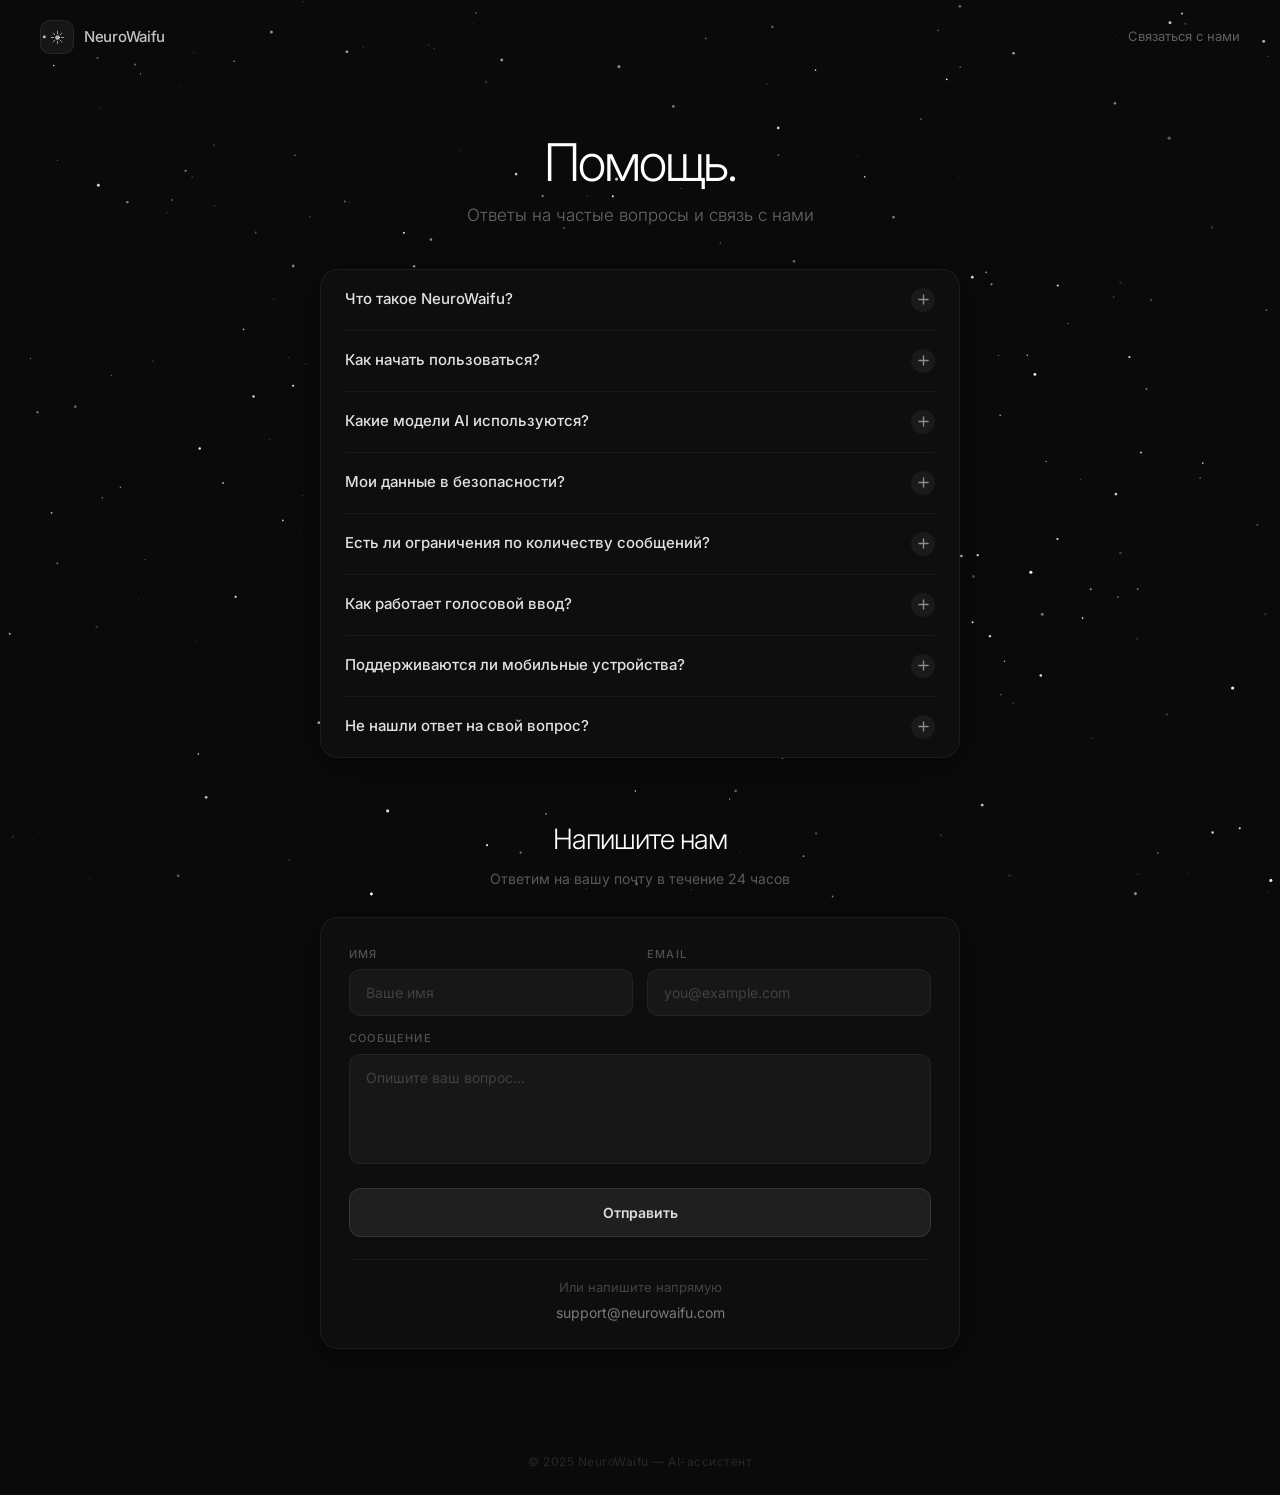
<file: help.html>
<!DOCTYPE html>
<html lang="ru">

<head>
    <meta charset="UTF-8">
    <meta name="viewport" content="width=device-width, initial-scale=1.0">
    <title>Помощь — NeuroWaifu</title>
    <link rel="preconnect" href="https://fonts.googleapis.com">
    <link rel="preconnect" href="https://fonts.gstatic.com" crossorigin>
    <link href="https://fonts.googleapis.com/css2?family=Inter:wght@300;400;500;600&display=swap" rel="stylesheet">

    <style>
        /* ==========================================================
                                RESET
        ========================================================== */
        *, *::before, *::after { margin:0; padding:0; box-sizing:border-box; }
        html { font-size:16px; scroll-behavior:smooth; }

        body {
            min-height:100vh;
            background:#0a0a0a;
            color:rgba(255,255,255,.88);
            font-family:'Inter',-apple-system,BlinkMacSystemFont,sans-serif;
            font-size:15px;
            font-weight:400;
            line-height:1.5;
            -webkit-font-smoothing:antialiased;
            -moz-osx-font-smoothing:grayscale;
            overflow-x:hidden;
        }

        ::selection { background:rgba(255,255,255,.15); color:#fff; }

        ::-webkit-scrollbar { width:5px; }
        ::-webkit-scrollbar-track { background:transparent; }
        ::-webkit-scrollbar-thumb { background:rgba(255,255,255,.08); border-radius:3px; }
        ::-webkit-scrollbar-thumb:hover { background:rgba(255,255,255,.15); }

        a { color:inherit; text-decoration:none; }
        button { background:none; border:none; color:inherit; font:inherit; cursor:pointer; outline:none; }

        /* ==========================================================
                            CANVAS — ЗВЁЗДНЫЙ ФОН
        ========================================================== */
        #stars {
            position:fixed; inset:0;
            width:100%; height:100%;
            z-index:0; pointer-events:none;
        }

        /* ==========================================================
                                PAGE
        ========================================================== */
        .page {
            position:relative; z-index:1;
            min-height:100vh;
            display:flex; flex-direction:column;
        }

        /* ==========================================================
                                HEADER
        ========================================================== */
        .header {
            display:flex; align-items:center; justify-content:space-between;
            padding:20px 40px;
        }
        .header-logo {
            display:flex; align-items:center; gap:10px;
            transition:opacity .2s;
        }
        .header-logo:hover { opacity:.8; }
        .header-icon {
            width:34px; height:34px;
            border-radius:10px;
            background:rgba(255,255,255,.05);
            border:1px solid rgba(255,255,255,.07);
            display:flex; align-items:center; justify-content:center;
        }
        .header-icon svg { width:15px; height:15px; color:rgba(255,255,255,.6); }
        .header-name {
            font-size:15px; font-weight:500;
            color:rgba(255,255,255,.75);
            letter-spacing:-.3px;
        }
        .header-back {
            font-size:13px; color:rgba(255,255,255,.35);
            transition:color .2s;
        }
        .header-back:hover { color:rgba(255,255,255,.7); }

        /* ==========================================================
                                HERO
        ========================================================== */
        .hero {
            text-align:center;
            padding:60px 24px 40px;
            animation:heroIn .8s ease-out forwards;
        }
        .hero h1 {
            font-size:clamp(36px,6vw,52px);
            font-weight:300;
            color:#fff;
            letter-spacing:-2px;
            line-height:1.1;
            margin-bottom:12px;
        }
        .hero p {
            font-size:17px; font-weight:300;
            color:rgba(255,255,255,.38);
        }

        @keyframes heroIn {
            from { opacity:0; transform:translateY(18px); }
            to   { opacity:1; transform:translateY(0); }
        }

        /* ==========================================================
                            GLASS CARD
        ========================================================== */
        .glass {
            background:rgba(16,16,16,.75);
            backdrop-filter:blur(20px);
            -webkit-backdrop-filter:blur(20px);
            border:1px solid rgba(255,255,255,.06);
            border-radius:18px;
            box-shadow:0 8px 32px rgba(0,0,0,.4);
        }

        /* ==========================================================
                                FAQ
        ========================================================== */
        .faq-section {
            max-width:680px; width:100%;
            margin:0 auto; padding:0 20px 60px;
        }

        .faq-item {
            opacity:0;
            animation:faqIn .45s ease-out forwards;
        }
        @keyframes faqIn {
            from { opacity:0; transform:translateY(8px); }
            to   { opacity:1; transform:translateY(0); }
        }

        .faq-btn {
            width:100%; display:flex; align-items:center;
            justify-content:space-between; gap:16px;
            padding:18px 24px;
            background:none; border:none; cursor:pointer;
            text-align:left; font:inherit;
            color:rgba(255,255,255,.88);
            transition:background .15s;
        }
        .faq-btn:hover { background:rgba(255,255,255,.02); }

        .faq-btn span {
            font-size:15px; font-weight:500;
            color:rgba(255,255,255,.88);
        }

        .faq-icon {
            flex-shrink:0;
            width:24px; height:24px;
            border-radius:50%;
            background:rgba(255,255,255,.05);
            display:flex; align-items:center; justify-content:center;
            transition:transform .3s ease;
        }
        .faq-icon svg { width:11px; height:11px; color:rgba(255,255,255,.5); }

        .faq-item.open .faq-icon { transform:rotate(45deg); }

        .faq-answer {
            max-height:0; overflow:hidden; opacity:0;
            transition:max-height .35s ease, opacity .3s ease, padding .3s ease;
            padding:0 24px;
        }
        .faq-item.open .faq-answer {
            max-height:260px; opacity:1;
            padding:0 24px 18px;
        }

        .faq-answer p {
            font-size:14px; line-height:1.65;
            color:rgba(255,255,255,.42);
        }

        .faq-divider {
            height:1px; margin:0 24px;
            background:rgba(255,255,255,.04);
        }

        /* ==========================================================
                              CONTACT
        ========================================================== */
        .contact-section {
            max-width:680px; width:100%;
            margin:0 auto; padding:0 20px 80px;
            opacity:0;
            animation:contactIn .7s ease-out .25s forwards;
        }
        @keyframes contactIn {
            from { opacity:0; transform:translateY(20px); }
            to   { opacity:1; transform:translateY(0); }
        }

        .contact-header { text-align:center; margin-bottom:28px; }
        .contact-header h2 {
            font-size:28px; font-weight:300;
            color:#fff; letter-spacing:-1px;
            margin-bottom:8px;
        }
        .contact-header p { font-size:14px; color:rgba(255,255,255,.32); }

        .form-grid {
            display:grid;
            grid-template-columns:1fr 1fr;
            gap:14px;
        }

        .form-group { margin-bottom:14px; }

        .form-label {
            display:block; margin-bottom:7px;
            font-size:11px; font-weight:500;
            text-transform:uppercase;
            letter-spacing:1.2px;
            color:rgba(255,255,255,.28);
        }

        .form-input {
            width:100%;
            padding:12px 16px;
            border-radius:12px;
            font:inherit; font-size:14px;
            color:#fff;
            background:rgba(255,255,255,.04);
            border:1px solid rgba(255,255,255,.06);
            outline:none;
            transition:border-color .2s, background .2s;
            resize:none;
        }
        .form-input::placeholder { color:rgba(255,255,255,.18); }
        .form-input:focus {
            border-color:rgba(255,255,255,.15);
            background:rgba(255,255,255,.06);
        }

        .form-submit {
            width:100%;
            padding:13px;
            border-radius:12px;
            font:inherit; font-size:14px; font-weight:600;
            color:rgba(255,255,255,.85);
            background:rgba(255,255,255,.07);
            border:1px solid rgba(255,255,255,.1);
            cursor:pointer;
            transition:background .2s, border-color .2s, transform .1s;
            margin-top:4px;
        }
        .form-submit:hover {
            background:rgba(255,255,255,.12);
            border-color:rgba(255,255,255,.18);
        }
        .form-submit:active { transform:scale(.97); }

        .form-footer {
            margin-top:22px; padding-top:18px;
            border-top:1px solid rgba(255,255,255,.04);
            text-align:center;
        }
        .form-footer p {
            font-size:13px; color:rgba(255,255,255,.22);
            margin-bottom:4px;
        }
        .form-footer a {
            font-size:14px; color:rgba(255,255,255,.45);
            transition:color .2s;
        }
        .form-footer a:hover { color:rgba(255,255,255,.75); }

        /* ==========================================================
                              FOOTER
        ========================================================== */
        .site-footer {
            padding:24px; text-align:center;
        }
        .site-footer p {
            font-size:12px; color:rgba(255,255,255,.12);
            letter-spacing:.5px;
        }

        /* ==========================================================
                              MOBILE
        ========================================================== */
        @media (max-width:640px) {
            .header { padding:16px 20px; }
            .hero { padding:40px 20px 30px; }
            .form-grid { grid-template-columns:1fr; }
            .faq-btn { padding:16px 18px; }
            .faq-btn span { font-size:14px; }
            .faq-answer { padding:0 18px; }
            .faq-item.open .faq-answer { padding:0 18px 16px; }
            .faq-divider { margin:0 18px; }
        }
    </style>
</head>

<body>

    <!-- ЗВЁЗДНЫЙ ФОН -->
    <canvas id="stars"></canvas>

    <div class="page">

        <!-- HEADER -->
        <header class="header">
            <a href="index.html" class="header-logo">
                <div class="header-icon">
                    <svg viewBox="0 0 24 24" fill="none" stroke="currentColor" stroke-width="1.5" stroke-linecap="round">
                        <circle cx="12" cy="12" r="3" fill="currentColor"/>
                        <path d="M12 2v4M12 18v4M4.93 4.93l2.83 2.83M16.24 16.24l2.83 2.83M2 12h4M18 12h4M4.93 19.07l2.83-2.83M16.24 7.76l2.83-2.83"/>
                    </svg>
                </div>
                <div class="header-name">NeuroWaifu</div>
            </a>
            <a href="#contact" class="header-back">Связаться с нами</a>
        </header>

        <!-- HERO -->
        <div class="hero">
            <h1>Помощь.</h1>
            <p>Ответы на частые вопросы и связь с нами</p>
        </div>

        <!-- FAQ -->
        <section class="faq-section">
            <div class="glass" id="faq-container"></div>
        </section>

        <!-- CONTACT -->
        <section class="contact-section" id="contact">
            <div class="contact-header">
                <h2>Напишите нам</h2>
                <p>Ответим на вашу почту в течение 24 часов</p>
            </div>

            <div class="glass" style="padding:28px 28px 24px">
                <form id="contactForm">
                    <div class="form-grid">
                        <div class="form-group">
                            <label class="form-label">Имя</label>
                            <input class="form-input" type="text" placeholder="Ваше имя" required id="fieldName">
                        </div>
                        <div class="form-group">
                            <label class="form-label">Email</label>
                            <input class="form-input" type="email" placeholder="you@example.com" required id="fieldEmail">
                        </div>
                    </div>
                    <div class="form-group">
                        <label class="form-label">Сообщение</label>
                        <textarea class="form-input" rows="4" placeholder="Опишите ваш вопрос..." required id="fieldMsg"></textarea>
                    </div>
                    <button class="form-submit" type="submit" id="submitBtn">Отправить</button>
                </form>
                <div class="form-footer">
                    <p>Или напишите напрямую</p>
                    <a href="mailto:support@neurowaifu.com">support@neurowaifu.com</a>
                </div>
            </div>
        </section>

        <!-- FOOTER -->
        <footer class="site-footer">
            <p>© 2025 NeuroWaifu — AI-ассистент</p>
        </footer>

    </div>


    <!-- ==========================================================
                          JAVASCRIPT
    ========================================================== -->
    <script>

        /* ==========================================================
                    STARS.JS — Звёздный фон + параллакс
        ========================================================== */

        (function() {
            var canvas = document.getElementById('stars');
            var ctx = canvas.getContext('2d');

            var W = canvas.width = window.innerWidth;
            var H = canvas.height = window.innerHeight;
            var mx = 0, my = 0;

            var COUNT = 300;
            var stars = [];

            function makeStars() {
                stars = [];
                for (var i = 0; i < COUNT; i++) {
                    stars.push({
                        x: Math.random() * W,
                        y: Math.random() * H,
                        r: Math.random() * 1.6,
                        a: Math.random(),
                        s: 0.002 + Math.random() * 0.01,
                        d: Math.random() > 0.5 ? 1 : -1,
                        dp: Math.random() * 1.5 + 0.2
                    });
                }
            }

            function tick() {
                ctx.clearRect(0, 0, W, H);
                for (var i = 0; i < stars.length; i++) {
                    var s = stars[i];
                    s.a += s.s * s.d;
                    if (s.a >= 1) { s.a = 1; s.d = -1; }
                    if (s.a <= 0.1) {
                        s.a = 0.1; s.d = 1;
                        s.x = Math.random() * W;
                        s.y = Math.random() * H;
                    }
                    ctx.beginPath();
                    ctx.arc(s.x + mx * s.dp, s.y + my * s.dp, s.r, 0, Math.PI * 2);
                    ctx.fillStyle = 'rgba(255,255,255,' + s.a + ')';
                    ctx.fill();
                }
                requestAnimationFrame(tick);
            }

            window.addEventListener('resize', function() {
                W = canvas.width = window.innerWidth;
                H = canvas.height = window.innerHeight;
                makeStars();
            });

            window.addEventListener('mousemove', function(e) {
                mx = (e.clientX - W / 2) / 60;
                my = (e.clientY - H / 2) / 60;
            });

            makeStars();
            tick();
        })();


        /* ==========================================================
                        FAQ — аккордеон
        ========================================================== */

        (function() {
            var faq = [
                {
                    q: 'Что такое NeuroWaifu?',
                    a: 'NeuroWaifu — это AI-ассистент нового поколения, который общается с вами в формате чата. Он использует современные языковые модели для генерации ответов, помогает решать задачи, отвечает на вопросы и поддерживает разговор на любые темы.'
                },
                {
                    q: 'Как начать пользоваться?',
                    a: 'Зарегистрируйтесь на сайте, войдите в аккаунт и начните новый чат. Просто введите сообщение в поле ввода — NeuroWaifu ответит вам в течение нескольких секунд. Вы также можете использовать голосовой ввод.'
                },
                {
                    q: 'Какие модели AI используются?',
                    a: 'NeuroWaifu поддерживает различные языковые модели, включая DeepSeek и другие. Модель можно выбрать в настройках правой панели. Каждая модель имеет свои особенности скорости и качества ответов.'
                },
                {
                    q: 'Мои данные в безопасности?',
                    a: 'Да. Мы используем шифрование данных и не передаём вашу переписку третьим лицам. История чатов хранится локально в вашем браузере. Вы можете удалить любой чат в любой момент.'
                },
                {
                    q: 'Есть ли ограничения по количеству сообщений?',
                    a: 'На данный момент ограничений нет. Мы стремимся предоставить максимально свободный доступ к AI-ассистенту. В будущем могут появиться тарифные планы с дополнительными возможностями.'
                },
                {
                    q: 'Как работает голосовой ввод?',
                    a: 'Нажмите на иконку микрофона рядом с полем ввода. Браузер запросит разрешение на доступ к микрофону. После этого говорите — ваша речь будет автоматически преобразована в текст и отправлена NeuroWaifu.'
                },
                {
                    q: 'Поддерживаются ли мобильные устройства?',
                    a: 'Да, NeuroWaifu полностью адаптирован для мобильных устройств. Интерфейс автоматически подстраивается под размер экрана. Все функции, включая голосовой ввод, доступны на смартфонах и планшетах.'
                },
                {
                    q: 'Не нашли ответ на свой вопрос?',
                    a: 'Напишите нам на электронную почту — мы ответим в течение 24 часов. Форма для связи находится ниже на этой странице. Мы рады помочь с любым вопросом!'
                }
            ];

            var container = document.getElementById('faq-container');

            for (var i = 0; i < faq.length; i++) {
                var item = faq[i];

                var div = document.createElement('div');
                div.className = 'faq-item';
                div.style.animationDelay = (i * 0.07) + 's';

                div.innerHTML =
                    '<button class="faq-btn">' +
                        '<span>' + item.q + '</span>' +
                        '<div class="faq-icon">' +
                            '<svg viewBox="0 0 12 12" fill="none" stroke="currentColor" stroke-width="1.5" stroke-linecap="round">' +
                                '<path d="M6 1v10M1 6h10"/>' +
                            '</svg>' +
                        '</div>' +
                    '</button>' +
                    '<div class="faq-answer"><p>' + item.a + '</p></div>';

                (function(el) {
                    el.querySelector('.faq-btn').addEventListener('click', function() {
                        el.classList.toggle('open');
                    });
                })(div);

                container.appendChild(div);

                if (i < faq.length - 1) {
                    var hr = document.createElement('div');
                    hr.className = 'faq-divider';
                    container.appendChild(hr);
                }
            }
        })();


        /* ==========================================================
                        FORM — mailto
        ========================================================== */

        (function() {
            var form = document.getElementById('contactForm');
            var btn  = document.getElementById('submitBtn');

            form.addEventListener('submit', function(e) {
                e.preventDefault();

                var n   = document.getElementById('fieldName').value;
                var em  = document.getElementById('fieldEmail').value;
                var msg = document.getElementById('fieldMsg').value;

                var subj = encodeURIComponent('NeuroWaifu — Вопрос от ' + n);
                var body = encodeURIComponent('Имя: ' + n + '\nEmail: ' + em + '\n\n' + msg);

                window.location.href = 'mailto:support@neurowaifu.com?subject=' + subj + '&body=' + body;

                btn.textContent = '✓ Открываем почтовый клиент…';
                setTimeout(function() { btn.textContent = 'Отправить'; }, 3500);
            });
        })();

    </script>

</body>
</html>
</file>
